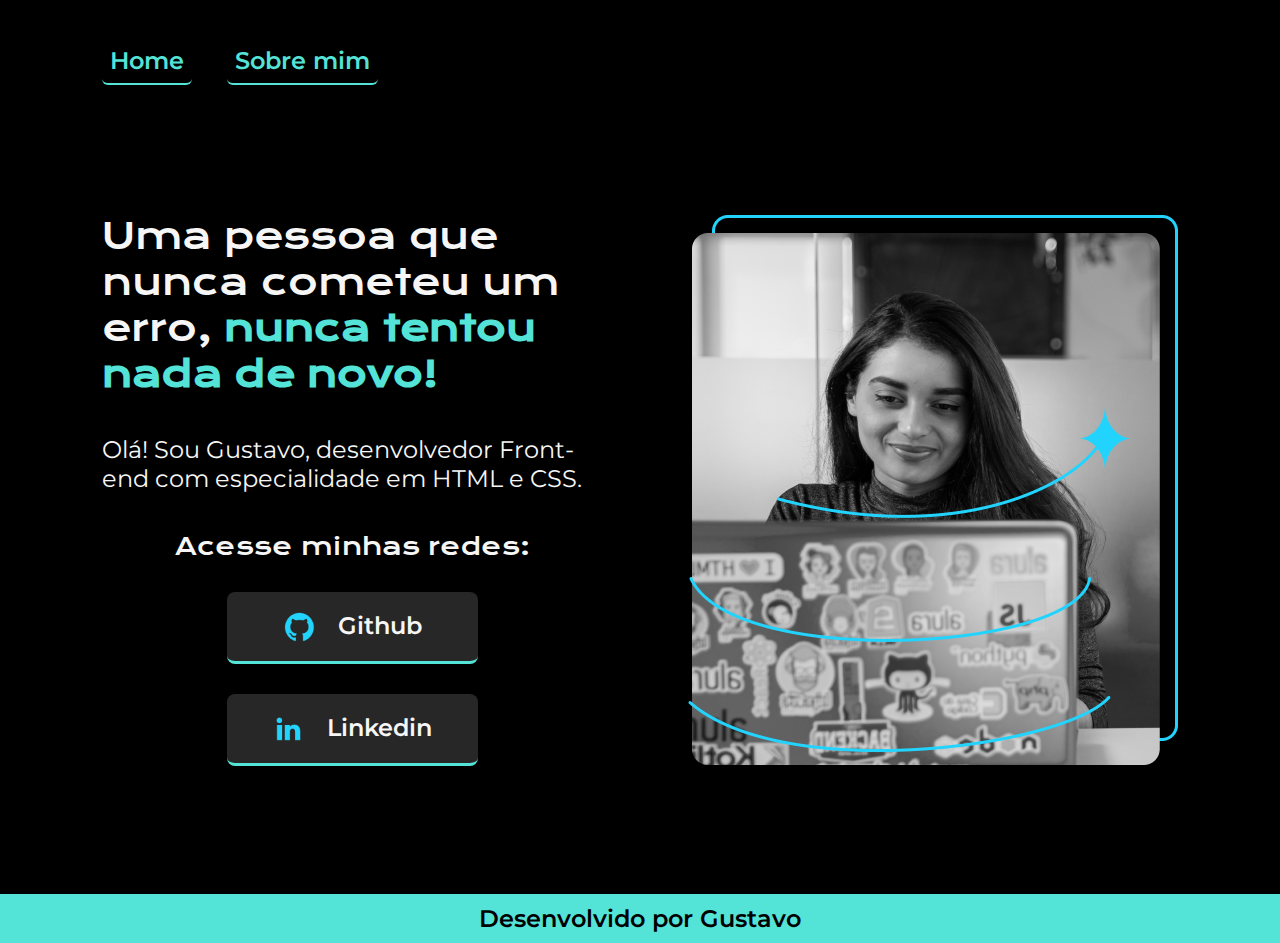
<file: index.html>
<!DOCTYPE html>
<html lang="pt-br">
<head>
    <meta charset="UTF-8">
    <meta http-equiv="X-UA-Compatible" content="IE=edge">
    <meta name="viewport" content="width=device-width, initial-scale=1.0">
    <title>Portfolio</title>
    <link rel="stylesheet" href="style.css">
</head>


<body>
    <header class="cabecalho">
        <nav class="cabecalho_menu">
        <a class="cabecalho_menu_links" href="index.html"> Home </a>
        <a class="cabecalho_menu_links" href="about.html"> Sobre mim </a>
        </nav>
    </header>

    <main class="apresentacao">
    <section class="apresentacao_conteudo">

            <h1 class="apresentacao_titulo">Uma pessoa que nunca cometeu um erro,<strong class="destaque-titulo">  nunca tentou nada de novo!</strong></h1>

            <p class="apresentacao_texto">Olá! Sou Gustavo, desenvolvedor Front-end com especialidade em HTML e CSS. 
            
  <div class="apresentacao_links" >
            <h2 class="apresentacao_links_subtitulo">Acesse minhas redes:</h2>

            
            <a class= "apresentacao_links_link"href="https://github.com/GustavoSantos69" target="blank">
                <img src="Assets-aula2-curso3-html-e-css-main/assets/github.png" alt="icone do github">
                           Github
            </a>

            <a class="apresentacao_links_link" href="https://www.linkedin.com/in/gustavo-santos-bb3234254/" target="_blank">
                <img src="Assets-aula2-curso3-html-e-css-main/assets/linkedin.png" alt="icone do linkedin">
                                      Linkedin
            </a>
    </div>
           
    </section>
            <img class="img" src="Assets-aula2-curso3-html-e-css-main/Imagem.png" alt="foto da Joana Santos">

    </main>

    <footer class="rodape">
        <p>Desenvolvido por Gustavo</p>
    </footer>

</body>
</html>
</file>
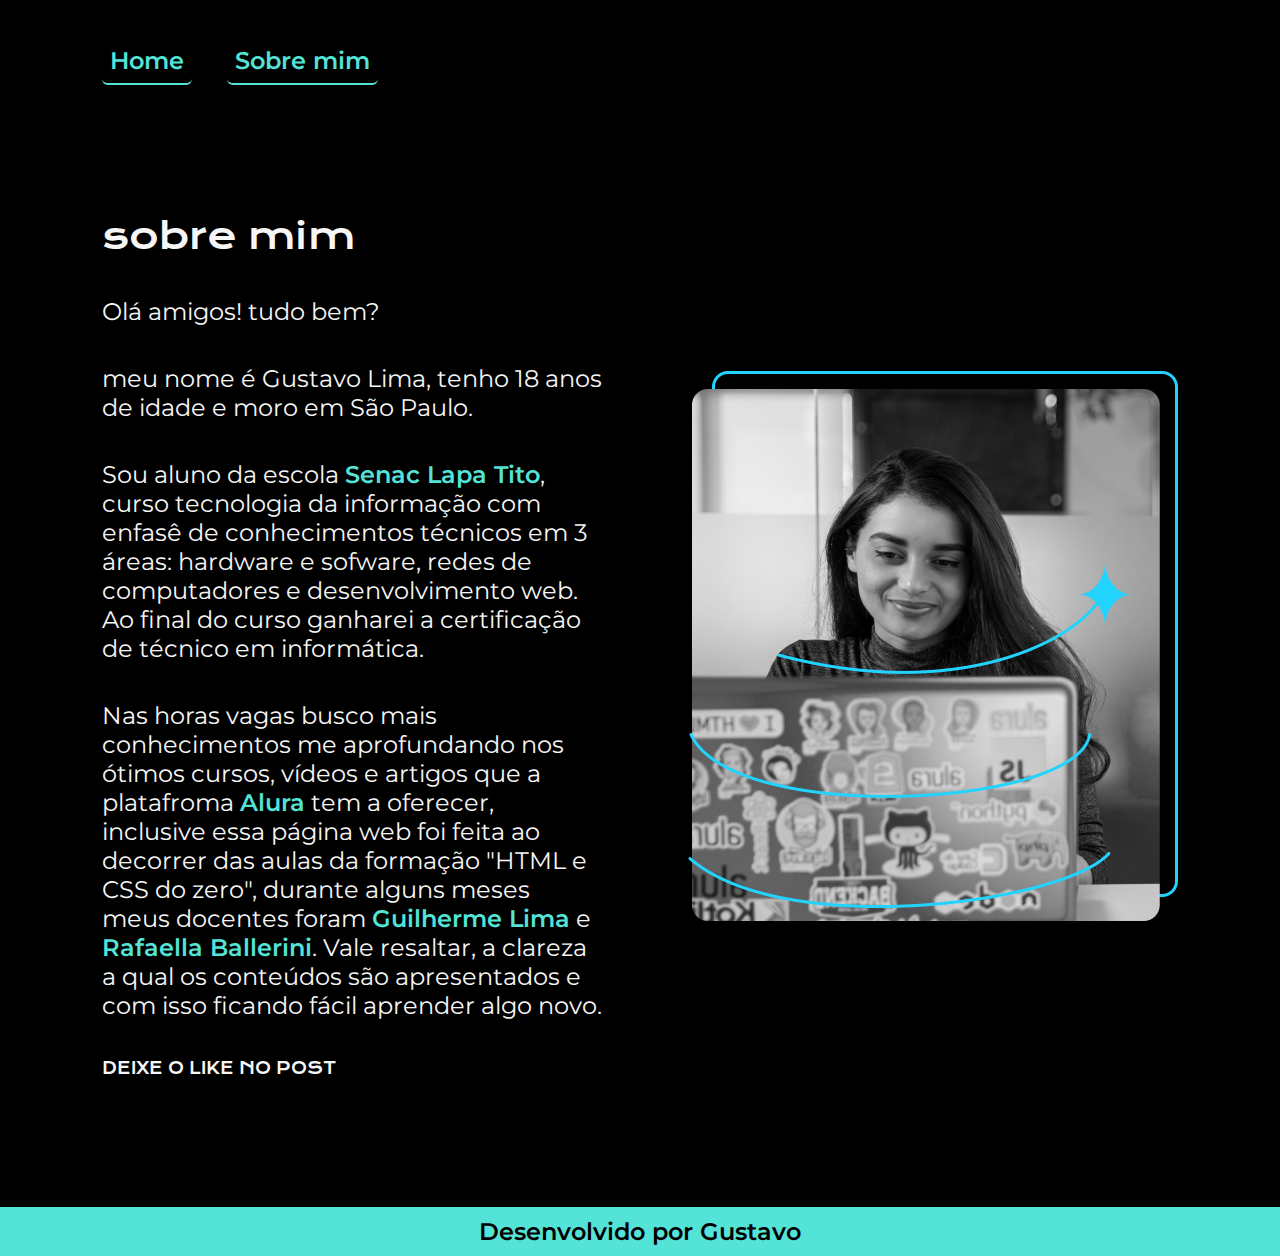
<file: about.html>
<!DOCTYPE html>
<html lang="pt-br">
<head>
    <meta charset="UTF-8">
    <meta http-equiv="X-UA-Compatible" content="IE=edge">
    <meta name="viewport" content="width=device-width, initial-scale=1.0">
    <link rel="stylesheet" href="style.css">
    <title>Sobre mim</title>
</head>
<body>
    <header class="cabecalho">
        <nav class="cabecalho_menu">
            <a class="cabecalho_menu_links" href="index.html"> Home </a>
            <a class="cabecalho_menu_links" href="about.html"> Sobre mim </a>
            </nav>
    </header>


    <main class="apresentacao">
        
<section class="apresentacao_conteudo">       
    <H1 class="apresentacao_titulo">sobre mim</H1>

    <p class="apresentacao_texto"> Olá amigos! tudo bem? 
    </p>

<p class="apresentacao_texto">meu nome é Gustavo Lima, tenho 18 anos de idade e moro em São Paulo.</p>

    <p class="apresentacao_texto">Sou aluno da escola <a target="_blank" href="https://www.sp.senac.br/senac-lapa-tito" class="links_about">Senac Lapa Tito</a>, curso tecnologia da informação com enfasê de conhecimentos técnicos em 3 áreas: hardware e sofware, redes de computadores e desenvolvimento web. Ao final do curso ganharei a certificação de técnico em informática.  </p>

    <p class="apresentacao_texto"> Nas horas vagas busco mais conhecimentos me aprofundando nos ótimos cursos, vídeos e artigos que a platafroma <a target="_blank" class="links_about" href="https://www.alura.com.br/">Alura</a> tem a oferecer, inclusive essa página web foi feita ao decorrer das aulas da formação "HTML e CSS do zero", durante alguns meses meus docentes foram <a class="links_about" href="https://www.linkedin.com/in/guilherme-lima-458925178/" target="_blank"> Guilherme Lima</a> e <a class="links_about" href="https://www.linkedin.com/in/rafaella-ballerini-45875016a/?originalSubdomain=br" target="_blank">Rafaella Ballerini</a>. Vale resaltar, a clareza a qual os conteúdos são apresentados e com isso ficando fácil aprender algo novo.
   
    </p>
     
    <P class="apresentacao_titulo1">DEIXE O LIKE NO POST</P>
    
 </section>

    <img class="img" src="Assets-aula2-curso3-html-e-css-main/Imagem.png" alt="Imagem da Joana">
        </main>
            

        <footer class="rodape">
            <p>Desenvolvido por Gustavo</p>
    </footer>
</body>
</html>
</file>
<file: style.css>
@import url('https://fonts.googleapis.com/css2?family=Krona+One&family=Montserrat:wght@300&display=swap');
 



:root {
  --cor-primaria :  #000000 ;
  --cor-secundaria :  #F6F6F6 ;
  --cor-terciaria :  #54E3D7;
  --cor-hover :  #272727 ;}

* {
  margin: 0;
  padding: 0;
}

body {
  background-color: #272727;
    box-sizing: border-box;
    height: auto;
    background-color: var(--cor-primaria);
    color:var(--cor-secundaria);
}

.destaque-titulo {
      color:var(--cor-terciaria);
     
}

.apresentacao {
   margin: 10% 8%; /*10% ALTURA POR 7% LARGURA*/
   display: flex;
   align-items: center;
   justify-content: space-between;
   gap: 85px;
   
}

.apresentacao_conteudo{
  width: 615px;
  display: flex;
  flex-direction: column;
  gap: 38px;
}

.apresentacao_titulo{
  font-size: 2.25rem; /*TAMANHO DA FONTE*/
  font-family: 'Krona One', sans-serif;  /*FAMÍLIA DA FONTE IMPORTADA*/
  font-weight: 400; /*NÍVEL DO NEGRITO DA FONTE*/
  
}

.apresentacao_texto{
  font-size: 1.5rem; /*TAMANHO DA FONTE*/
  font-family: 'Montserrat', sans-serif; /*FAMÍLIA DA FONTE IMPORTADA*/ 
  font-weight: 400; /*NÍVEL DO NEGRITO DA FONTE*/
}

.apresentacao_links_subtitulo{
    font-family: 'Krona One', sans-serif; /*FAMÍLIA DA FONTE IMPORTADA*/ 
    font-weight: 400; /*NÍVEL DO NEGRITO DA FONTE*/
    font-size: 1.5rem; /*TAMANHO DA FONTE*/
}

 .apresentacao_links {
    display: flex;
    flex-direction: column;
    justify-content: space-between;
    align-items: center;
    gap: 30px;
    
 }
 
 .cabecalho{
  padding: 3% 0% 0% 8%; /*SUPERIOR, DIREITO, INFERIOR, ESQUERDO*/
 
 }
 
 .cabecalho_menu {
  display: flex;
  gap: 35px;
  
 }

.cabecalho_menu_links {
 text-align: center;
 justify-content: space-between;
 font-size: 1.5rem;
 font-family: 'Montserrat', sans-serif;
 text-decoration: none;
 color: var(--cor-terciaria);
 font-weight: 600;
 border-bottom: 2px solid var(--cor-terciaria);
 border-radius: 6px;
 padding: 8px ;
}

.cabecalho_menu_links:hover {
  border-bottom: 1px solid var(--cor-terciaria);
}



 
 .apresentacao_links_link  {
      display: flex;   
      justify-content: center;
      text-align: center;
      gap: 22px;
      width: 50%;
      border-radius: 8px;
      font-size: 1.5rem;
      font-weight: 600;
      padding: 18.5px 0;
      text-decoration: none;
      color: var(--cor-secundaria);
      border-bottom: 3px solid var(--cor-terciaria);
      background-color: var(--cor-hover);
      font-family: 'Montserrat', sans-serif;
 }

 .apresentacao_links_link:hover{
    background-color: var(--cor-hover);
    border-bottom: 1px solid rgb(0, 250, 229);;
  }

  .img {
    width:50%;
  }


  .rodape {
     background-color: var(--cor-terciaria);
     padding: 10px;
     text-align: center;
     font-size: 1.5rem;
     font-family: 'Montserrat', sans-serif;
     color: var(--cor-primaria);
     font-weight: 600;
  }
  
  
     .rodape:hover{
        color: var(--cor-primaria);
       padding: 10px;
       background-color: var(--cor-terciaria);
     }

     


     .body{
      margin: 8px 10px;
        box-sizing: border-box;
        height: auto;
        background-color: var(--cor-primaria3);
        color: var(--cor-secundaria);
     }

     .main_apresentacao{
     margin: 10% 8%; /*10% ALTURA POR 7% LARGURA*/
    display: flex;
    align-items: center;
    justify-content: space-between;
    gap: 100px;
    padding: 10% 0% 0% 10% 
     }


     .section_apresentacao {
        
  width: 615px;
  display: flex;
  flex-direction: column;
  gap: 38px;
     

     }

     .titulo_apresentacao{
      font-size: 2.8rem;
      font-family:'Krona One', sans-serif ;
      font-weight: 600
     }
     

     .texto_apresentacao{
      font-size: 1.5rem;
       font-family: 'Montserrat', sans-serif;
       font-weight:400;

     }


 .rodape{
 
  background-color: var(--cor-terciaria);
  padding: 10px;
  text-align: center;
  font-size: 1.5rem;
  font-family: 'Montserrat', sans-serif;
  color: var(--cor-primaria);
  font-weight: 600;
 }



 @media (max-width: 1121px) {
    
  .cabecalho{
    padding: 15%;
  }
 
  .cabecalho_menu{
    justify-content: center;
  }

  .apresentacao{
    flex-direction: column-reverse;
    padding: 5%;
  }
  

  .apresentacao_conteudo{
    width: auto;
  }
   
  
  }
 
  
  
.links_about{
  color: var(--cor-terciaria);
  text-decoration: none;
  font-weight: 600;

}
 .apresentacao_titulo1{
  font-size: 0,5rem;
  font-family: 'Krona One', sans-serif; 
 }
</file>
